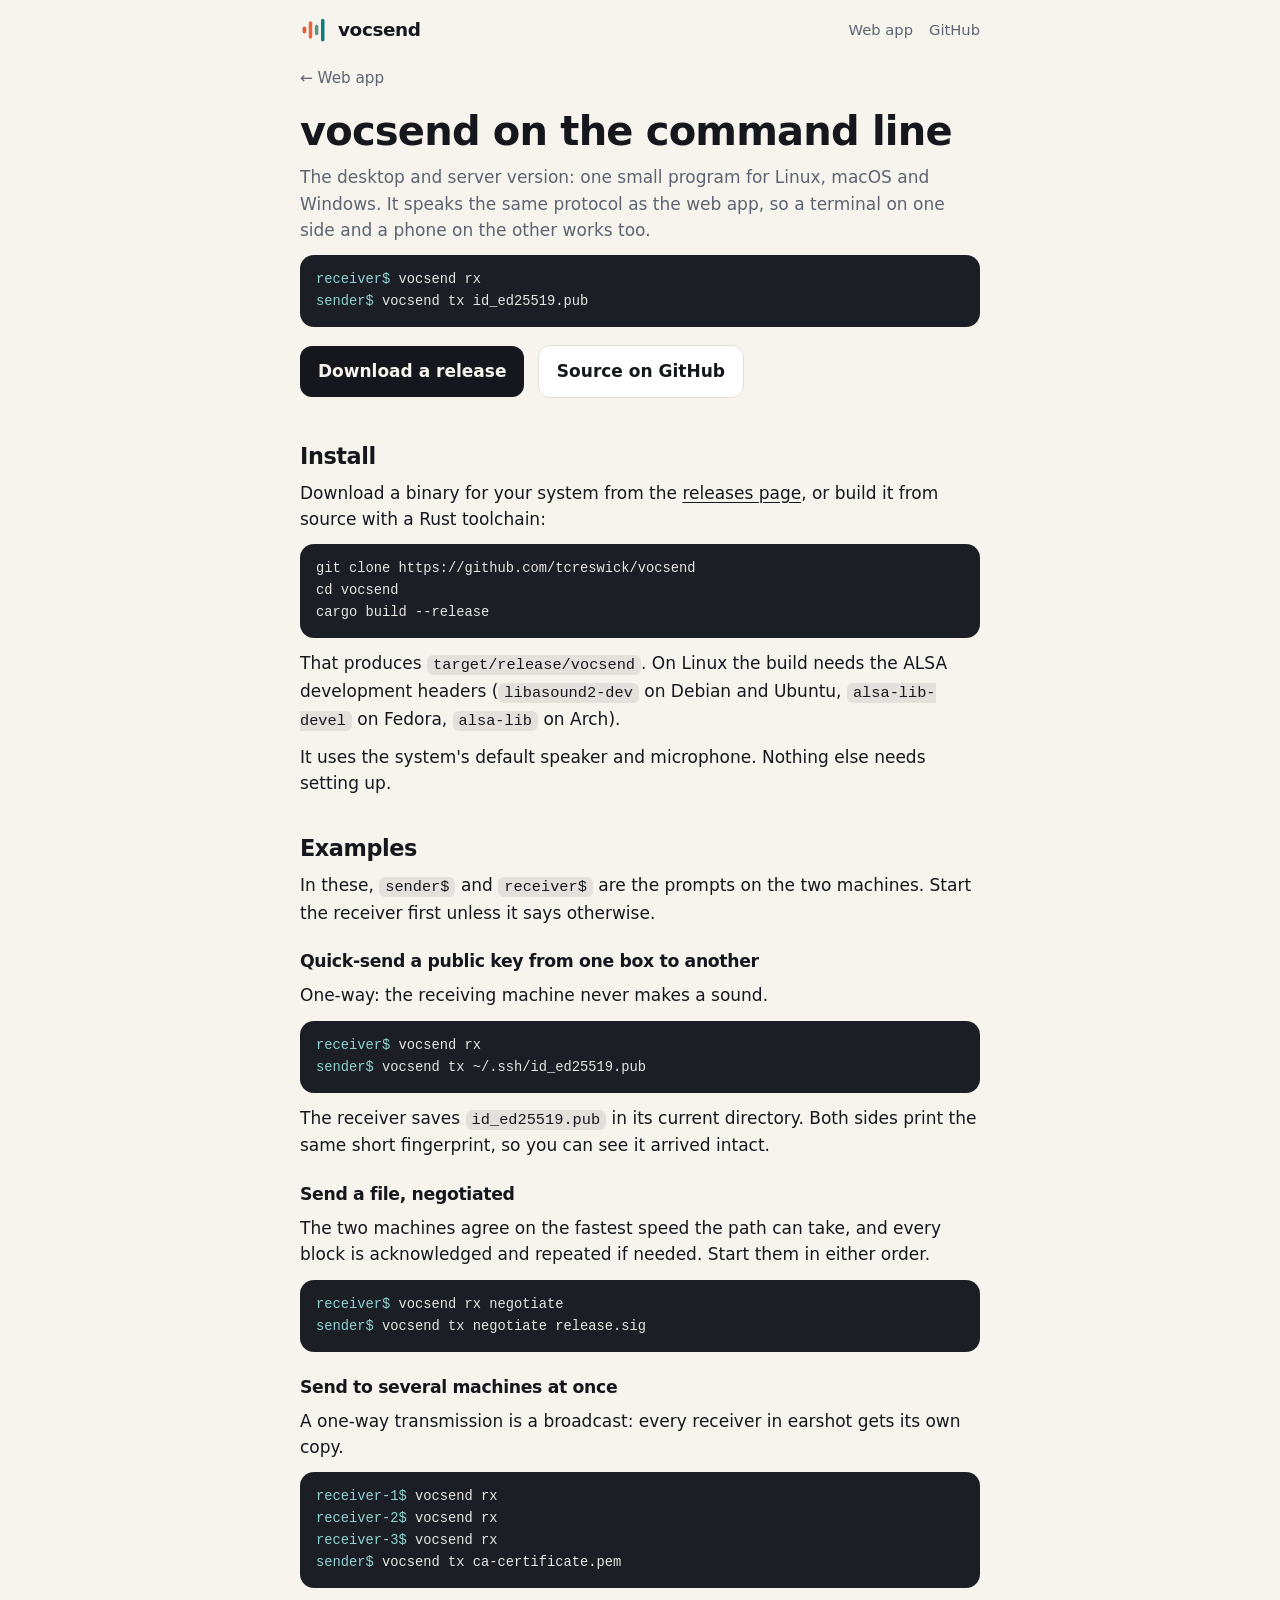
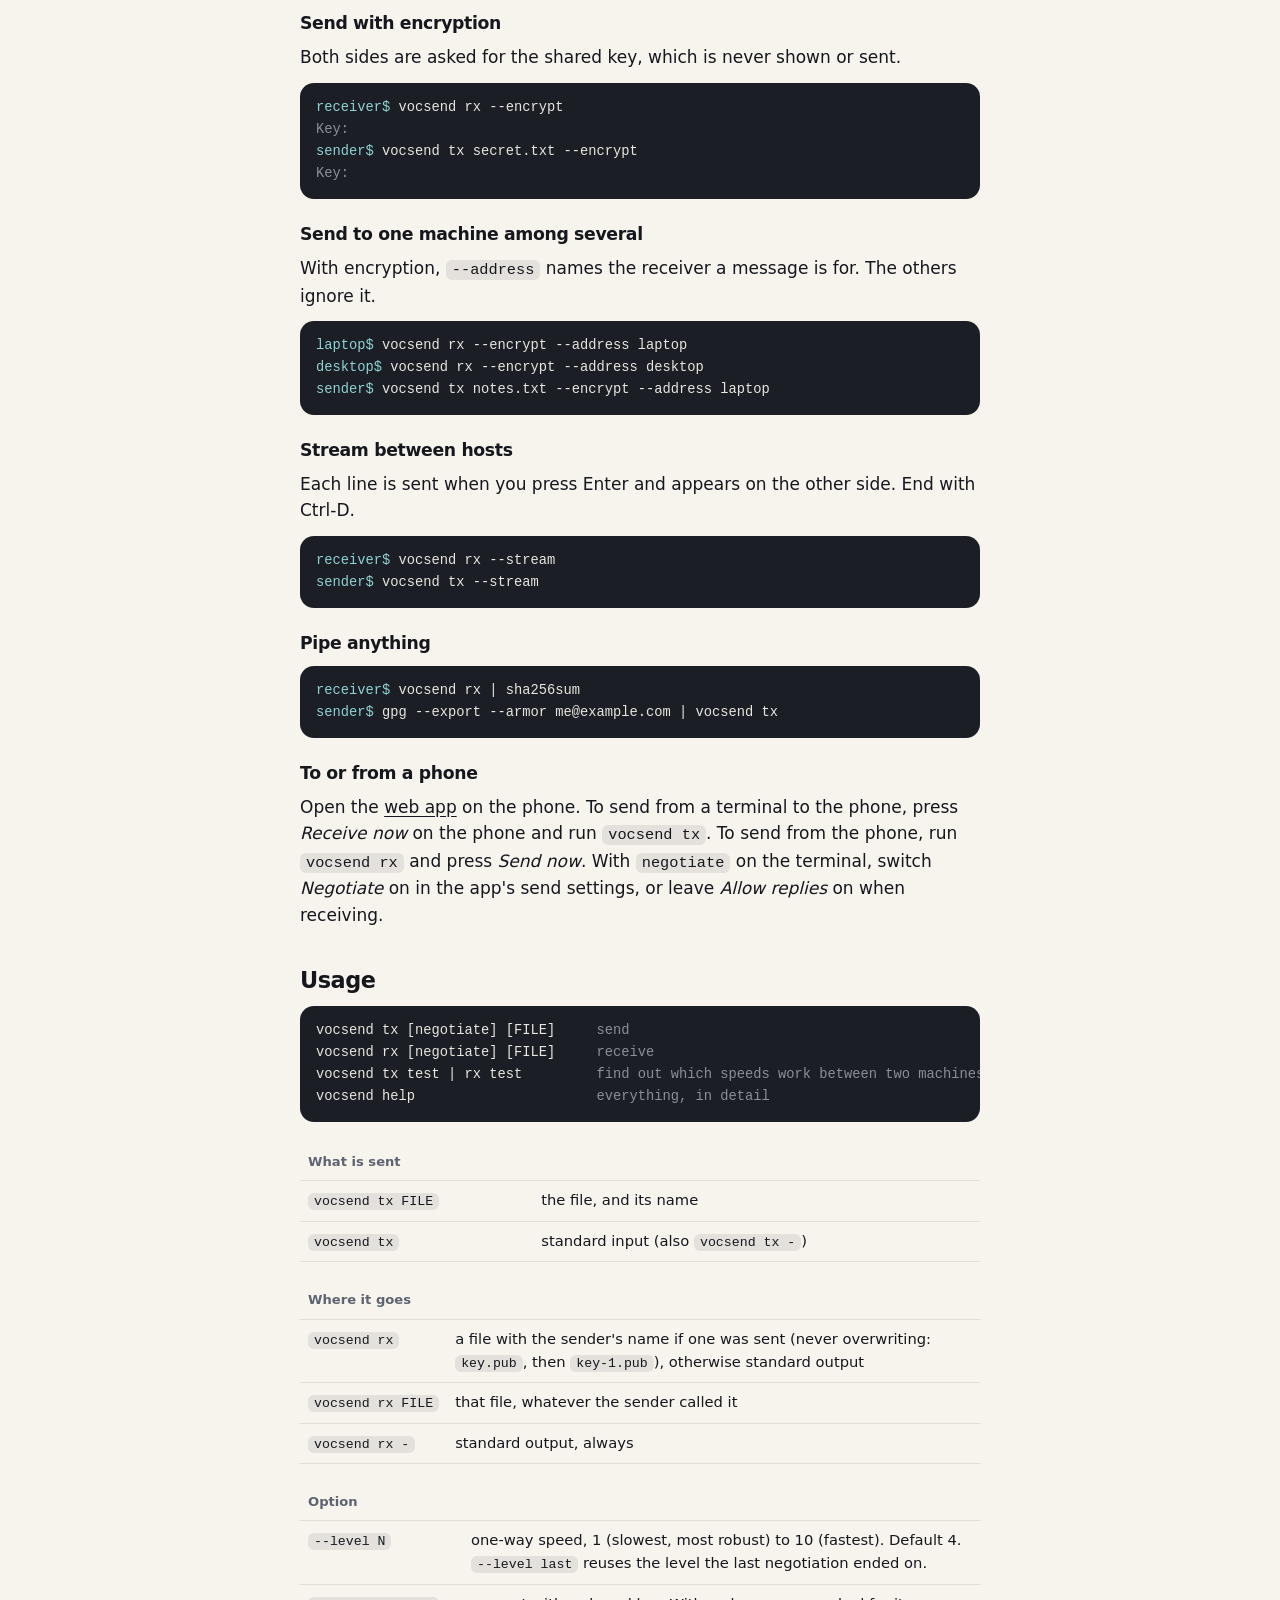
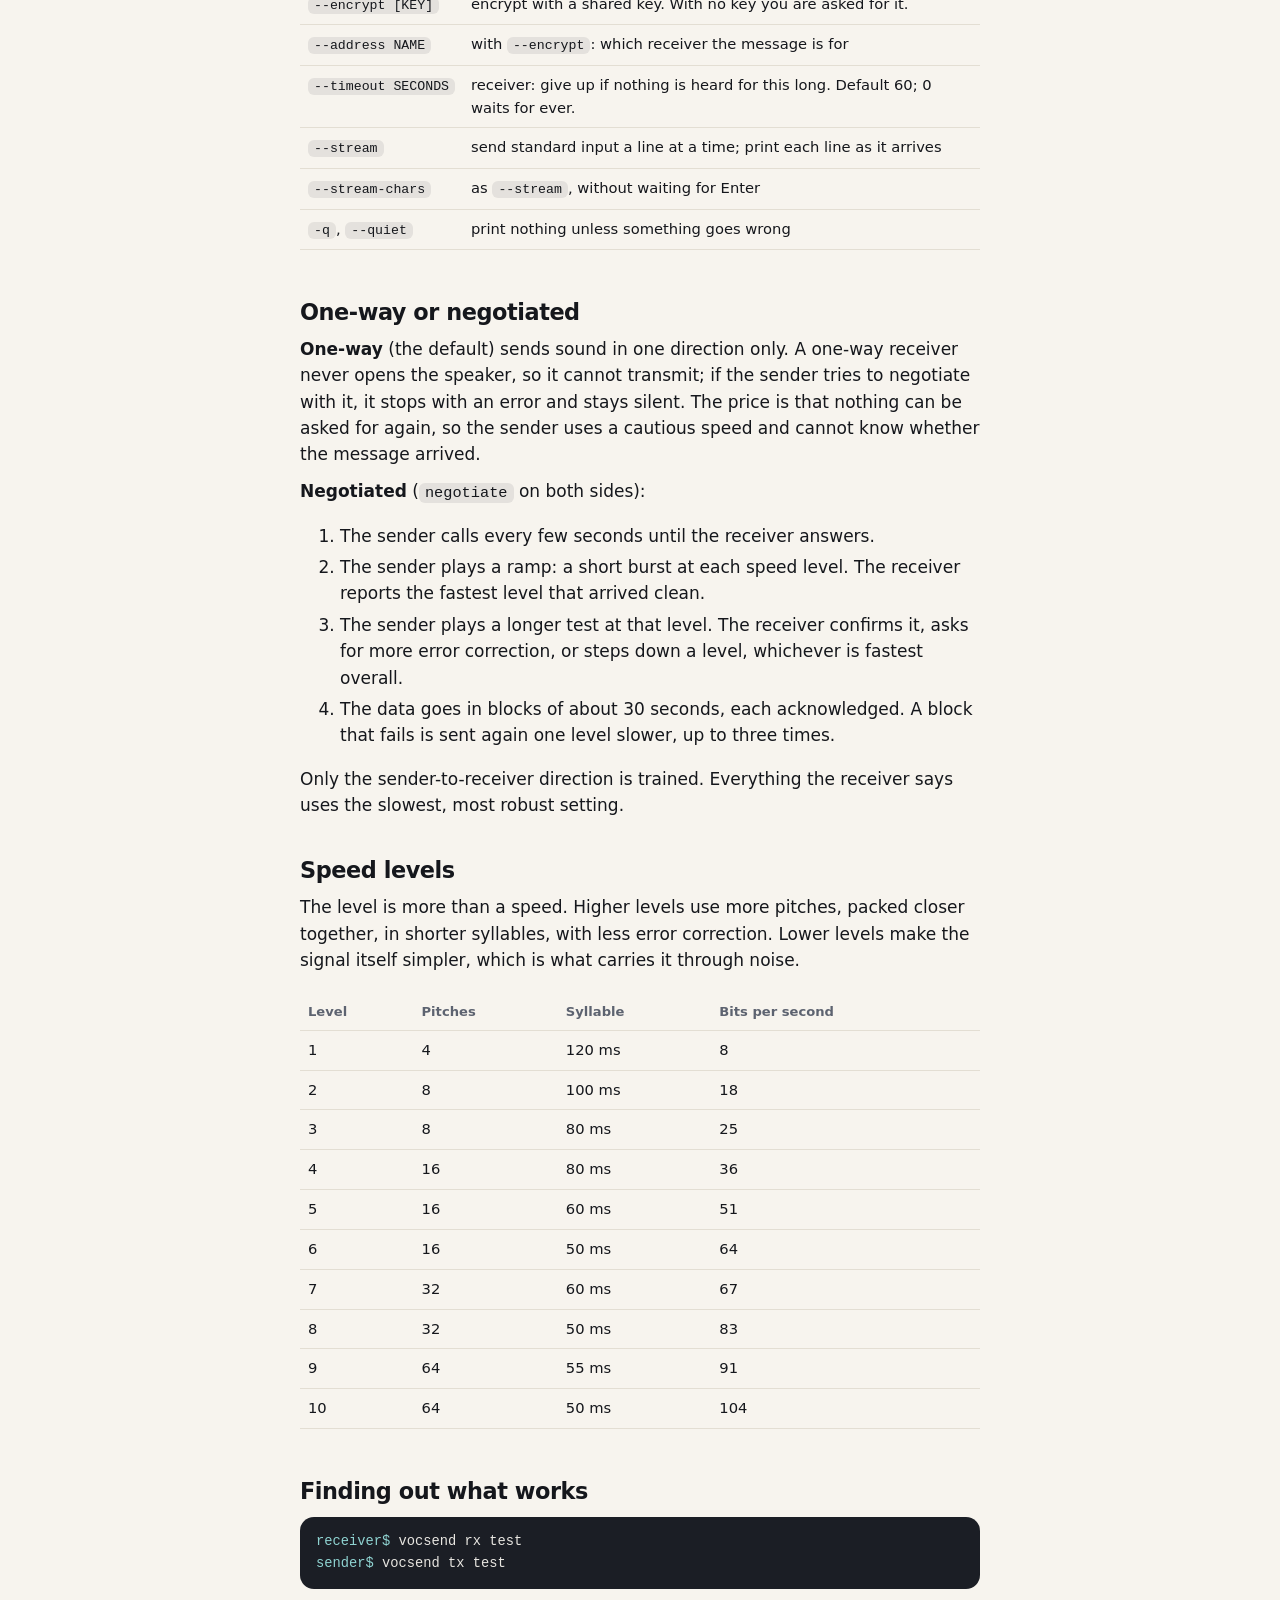
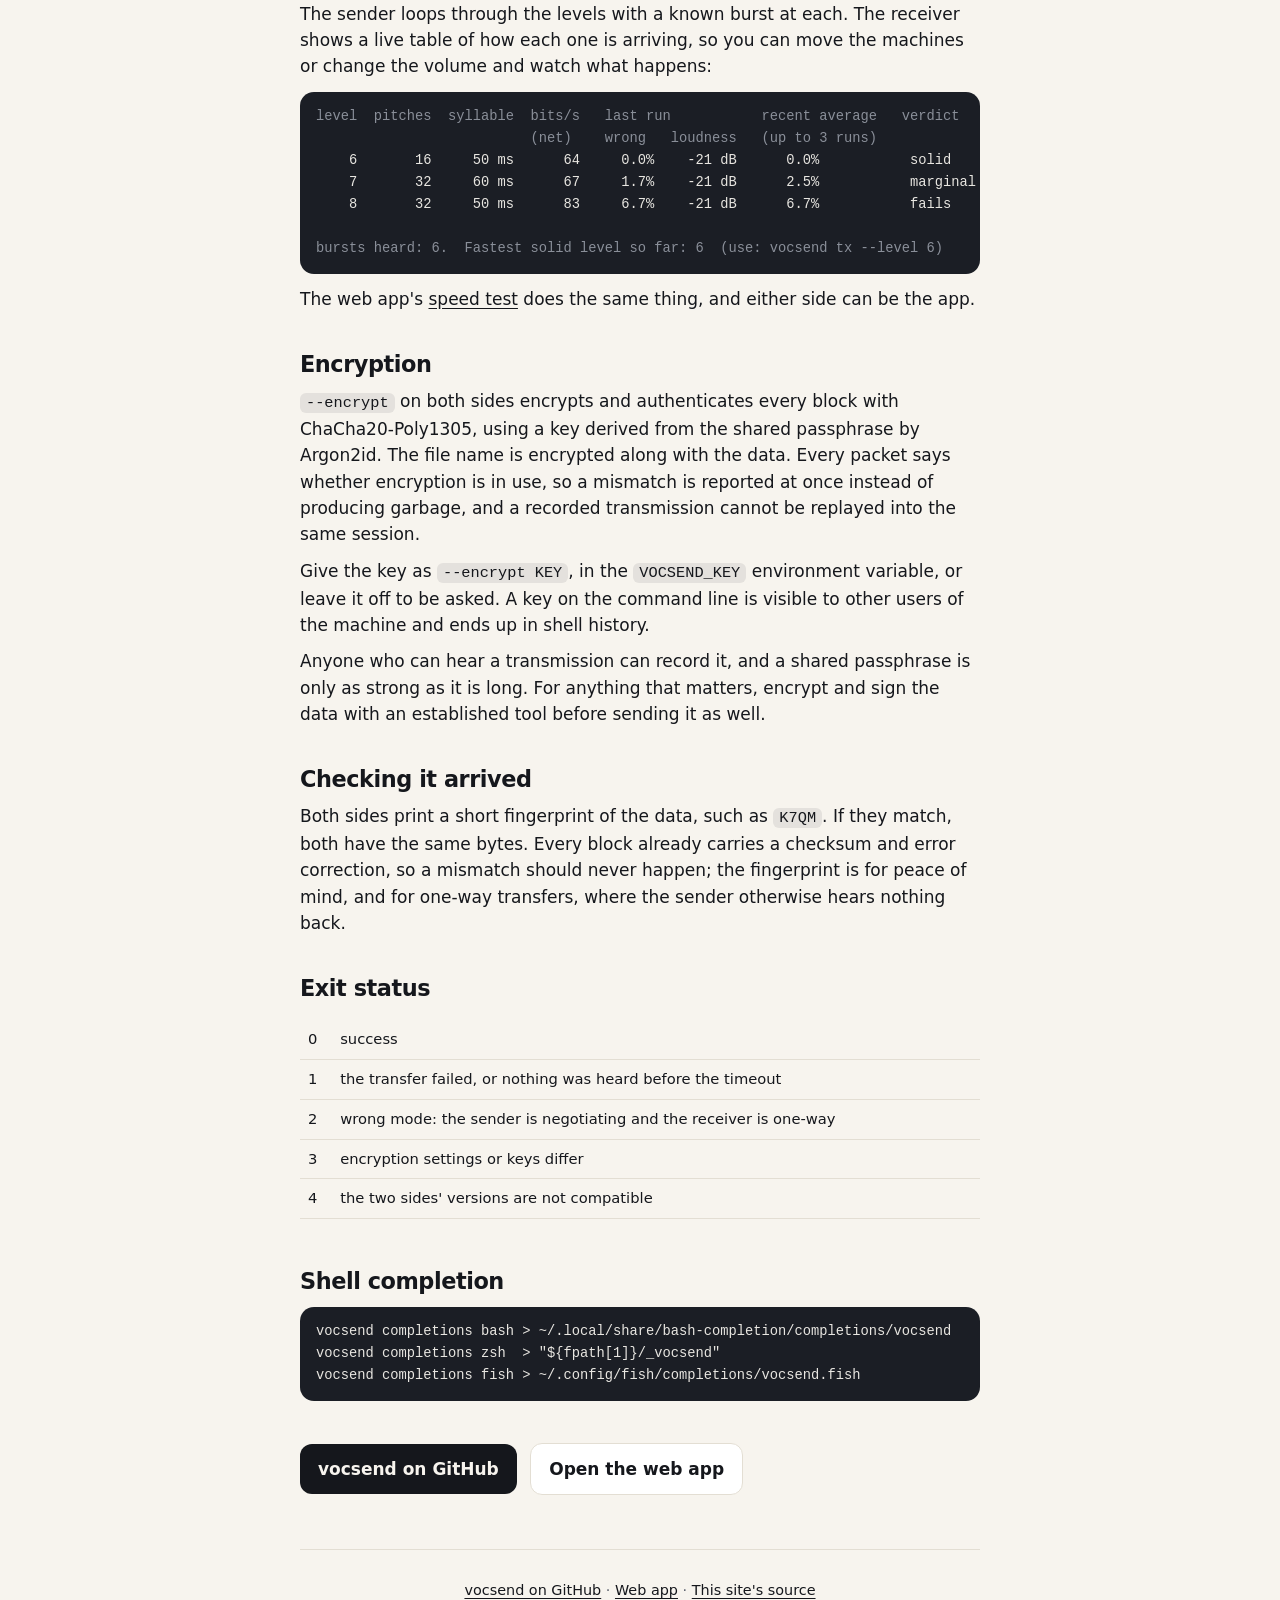
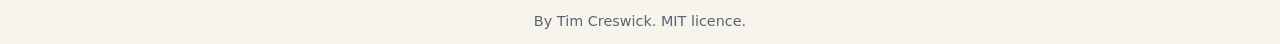
<file: web/cli.html>
<!doctype html>
<html lang="en">
<head>
<meta charset="utf-8">
<meta name="viewport" content="width=device-width, initial-scale=1, viewport-fit=cover">
<title>vocsend on the command line</title>
<meta name="description" content="How to install and use vocsend from a terminal: send keys, certificates and files between computers by sound, through noise suppression.">
<meta name="theme-color" content="#f7f4ee" media="(prefers-color-scheme: light)">
<meta name="theme-color" content="#0f1115" media="(prefers-color-scheme: dark)">
<link rel="canonical" href="https://www.vocsend.com/cli.html">
<meta property="og:type" content="website">
<meta property="og:site_name" content="vocsend">
<meta property="og:url" content="https://www.vocsend.com/cli.html">
<meta property="og:title" content="vocsend on the command line">
<meta property="og:description" content="Install and use vocsend from a terminal: send keys, certificates and files between computers by sound, through noise suppression.">
<meta property="og:image" content="https://www.vocsend.com/social.png">
<meta property="og:image:type" content="image/png">
<meta property="og:image:width" content="1200">
<meta property="og:image:height" content="630">
<meta property="og:image:alt" content="vocsend: easily transmit data between air-gapped devices using audio">
<meta name="twitter:card" content="summary_large_image">
<meta name="twitter:title" content="vocsend on the command line">
<meta name="twitter:description" content="Install and use vocsend from a terminal: send keys, certificates and files between computers by sound, through noise suppression.">
<meta name="twitter:image" content="https://www.vocsend.com/social.png">
<link rel="apple-touch-icon" href="touch-icon.png">
<link rel="manifest" href="manifest.webmanifest">
<meta name="mobile-web-app-capable" content="yes">
<meta name="apple-mobile-web-app-capable" content="yes">
<meta name="apple-mobile-web-app-title" content="vocsend">
<meta name="apple-mobile-web-app-status-bar-style" content="default">
<link rel="icon" href="favicon.svg" type="image/svg+xml">
<link rel="stylesheet" href="style.css">
</head>
<body>

<header class="top">
  <a class="brand" href="./" aria-label="vocsend home">
    <svg viewBox="0 0 32 32" aria-hidden="true"><rect x="3" y="12" width="4" height="8" rx="2" fill="#f0522d"/><rect x="10" y="6" width="4" height="20" rx="2" fill="#e8663a"/><rect x="17" y="10" width="4" height="12" rx="2" fill="#5b9486"/><rect x="24" y="3" width="4" height="26" rx="2" fill="#0c7c7e"/></svg>
    vocsend
  </a>
  <nav>
    <a href="./">Web app</a>
    <a href="https://github.com/tcreswick/vocsend" rel="noopener">GitHub</a>
  </nav>
</header>

<main class="wrap doc">
  <a class="back" href="./">← Web app</a>
  <h1>vocsend on the command line</h1>
  <p class="muted">The desktop and server version: one small program for Linux, macOS and Windows. It speaks the same protocol as the web app, so a terminal on one side and a phone on the other works too.</p>

<pre><code><span class="p">receiver$</span> vocsend rx
<span class="p">sender$</span> vocsend tx id_ed25519.pub</code></pre>

  <p>
    <a class="cta" href="https://github.com/tcreswick/vocsend/releases" rel="noopener">Download a release</a>
    <a class="cta light" href="https://github.com/tcreswick/vocsend" rel="noopener">Source on GitHub</a>
  </p>

  <h2>Install</h2>
  <p>Download a binary for your system from the <a href="https://github.com/tcreswick/vocsend/releases" rel="noopener">releases page</a>, or build it from source with a Rust toolchain:</p>
<pre><code>git clone https://github.com/tcreswick/vocsend
cd vocsend
cargo build --release</code></pre>
  <p>That produces <code>target/release/vocsend</code>. On Linux the build needs the ALSA development headers (<code>libasound2-dev</code> on Debian and Ubuntu, <code>alsa-lib-devel</code> on Fedora, <code>alsa-lib</code> on Arch).</p>
  <p>It uses the system's default speaker and microphone. Nothing else needs setting up.</p>

  <h2>Examples</h2>
  <p>In these, <code>sender$</code> and <code>receiver$</code> are the prompts on the two machines. Start the receiver first unless it says otherwise.</p>

  <h3>Quick-send a public key from one box to another</h3>
  <p>One-way: the receiving machine never makes a sound.</p>
<pre><code><span class="p">receiver$</span> vocsend rx
<span class="p">sender$</span> vocsend tx ~/.ssh/id_ed25519.pub</code></pre>
  <p>The receiver saves <code>id_ed25519.pub</code> in its current directory. Both sides print the same short fingerprint, so you can see it arrived intact.</p>

  <h3>Send a file, negotiated</h3>
  <p>The two machines agree on the fastest speed the path can take, and every block is acknowledged and repeated if needed. Start them in either order.</p>
<pre><code><span class="p">receiver$</span> vocsend rx negotiate
<span class="p">sender$</span> vocsend tx negotiate release.sig</code></pre>

  <h3>Send to several machines at once</h3>
  <p>A one-way transmission is a broadcast: every receiver in earshot gets its own copy.</p>
<pre><code><span class="p">receiver-1$</span> vocsend rx
<span class="p">receiver-2$</span> vocsend rx
<span class="p">receiver-3$</span> vocsend rx
<span class="p">sender$</span> vocsend tx ca-certificate.pem</code></pre>

  <h3>Send with encryption</h3>
  <p>Both sides are asked for the shared key, which is never shown or sent.</p>
<pre><code><span class="p">receiver$</span> vocsend rx --encrypt
<span class="c">Key:</span>
<span class="p">sender$</span> vocsend tx secret.txt --encrypt
<span class="c">Key:</span></code></pre>

  <h3>Send to one machine among several</h3>
  <p>With encryption, <code>--address</code> names the receiver a message is for. The others ignore it.</p>
<pre><code><span class="p">laptop$</span> vocsend rx --encrypt --address laptop
<span class="p">desktop$</span> vocsend rx --encrypt --address desktop
<span class="p">sender$</span> vocsend tx notes.txt --encrypt --address laptop</code></pre>

  <h3>Stream between hosts</h3>
  <p>Each line is sent when you press Enter and appears on the other side. End with Ctrl-D.</p>
<pre><code><span class="p">receiver$</span> vocsend rx --stream
<span class="p">sender$</span> vocsend tx --stream</code></pre>

  <h3>Pipe anything</h3>
<pre><code><span class="p">receiver$</span> vocsend rx | sha256sum
<span class="p">sender$</span> gpg --export --armor me@example.com | vocsend tx</code></pre>

  <h3>To or from a phone</h3>
  <p>Open the <a href="./">web app</a> on the phone. To send from a terminal to the phone, press <em>Receive now</em> on the phone and run <code>vocsend tx</code>. To send from the phone, run <code>vocsend rx</code> and press <em>Send now</em>. With <code>negotiate</code> on the terminal, switch <em>Negotiate</em> on in the app's send settings, or leave <em>Allow replies</em> on when receiving.</p>

  <h2>Usage</h2>
<pre><code>vocsend tx [negotiate] [FILE]     <span class="c">send</span>
vocsend rx [negotiate] [FILE]     <span class="c">receive</span>
vocsend tx test | rx test         <span class="c">find out which speeds work between two machines</span>
vocsend help                      <span class="c">everything, in detail</span></code></pre>

  <div class="scroll"><table>
    <thead><tr><th>What is sent</th><th></th></tr></thead>
    <tbody>
      <tr><td><code>vocsend tx FILE</code></td><td>the file, and its name</td></tr>
      <tr><td><code>vocsend tx</code></td><td>standard input (also <code>vocsend tx -</code>)</td></tr>
    </tbody>
  </table></div>
  <div class="scroll"><table>
    <thead><tr><th>Where it goes</th><th></th></tr></thead>
    <tbody>
      <tr><td><code>vocsend rx</code></td><td>a file with the sender's name if one was sent (never overwriting: <code>key.pub</code>, then <code>key-1.pub</code>), otherwise standard output</td></tr>
      <tr><td><code>vocsend rx FILE</code></td><td>that file, whatever the sender called it</td></tr>
      <tr><td><code>vocsend rx -</code></td><td>standard output, always</td></tr>
    </tbody>
  </table></div>
  <div class="scroll"><table>
    <thead><tr><th>Option</th><th></th></tr></thead>
    <tbody>
      <tr><td><code>--level N</code></td><td>one-way speed, 1 (slowest, most robust) to 10 (fastest). Default 4. <code>--level last</code> reuses the level the last negotiation ended on.</td></tr>
      <tr><td><code>--encrypt [KEY]</code></td><td>encrypt with a shared key. With no key you are asked for it.</td></tr>
      <tr><td><code>--address NAME</code></td><td>with <code>--encrypt</code>: which receiver the message is for</td></tr>
      <tr><td><code>--timeout SECONDS</code></td><td>receiver: give up if nothing is heard for this long. Default 60; 0 waits for ever.</td></tr>
      <tr><td><code>--stream</code></td><td>send standard input a line at a time; print each line as it arrives</td></tr>
      <tr><td><code>--stream-chars</code></td><td>as <code>--stream</code>, without waiting for Enter</td></tr>
      <tr><td><code>-q</code>, <code>--quiet</code></td><td>print nothing unless something goes wrong</td></tr>
    </tbody>
  </table></div>

  <h2>One-way or negotiated</h2>
  <p><strong>One-way</strong> (the default) sends sound in one direction only. A one-way receiver never opens the speaker, so it cannot transmit; if the sender tries to negotiate with it, it stops with an error and stays silent. The price is that nothing can be asked for again, so the sender uses a cautious speed and cannot know whether the message arrived.</p>
  <p><strong>Negotiated</strong> (<code>negotiate</code> on both sides):</p>
  <ol>
    <li>The sender calls every few seconds until the receiver answers.</li>
    <li>The sender plays a ramp: a short burst at each speed level. The receiver reports the fastest level that arrived clean.</li>
    <li>The sender plays a longer test at that level. The receiver confirms it, asks for more error correction, or steps down a level, whichever is fastest overall.</li>
    <li>The data goes in blocks of about 30 seconds, each acknowledged. A block that fails is sent again one level slower, up to three times.</li>
  </ol>
  <p>Only the sender-to-receiver direction is trained. Everything the receiver says uses the slowest, most robust setting.</p>

  <h2>Speed levels</h2>
  <p>The level is more than a speed. Higher levels use more pitches, packed closer together, in shorter syllables, with less error correction. Lower levels make the signal itself simpler, which is what carries it through noise.</p>
  <div class="scroll"><table>
    <thead><tr><th>Level</th><th>Pitches</th><th>Syllable</th><th>Bits per second</th></tr></thead>
    <tbody>
      <tr><td>1</td><td>4</td><td>120 ms</td><td>8</td></tr>
      <tr><td>2</td><td>8</td><td>100 ms</td><td>18</td></tr>
      <tr><td>3</td><td>8</td><td>80 ms</td><td>25</td></tr>
      <tr><td>4</td><td>16</td><td>80 ms</td><td>36</td></tr>
      <tr><td>5</td><td>16</td><td>60 ms</td><td>51</td></tr>
      <tr><td>6</td><td>16</td><td>50 ms</td><td>64</td></tr>
      <tr><td>7</td><td>32</td><td>60 ms</td><td>67</td></tr>
      <tr><td>8</td><td>32</td><td>50 ms</td><td>83</td></tr>
      <tr><td>9</td><td>64</td><td>55 ms</td><td>91</td></tr>
      <tr><td>10</td><td>64</td><td>50 ms</td><td>104</td></tr>
    </tbody>
  </table></div>

  <h2>Finding out what works</h2>
<pre><code><span class="p">receiver$</span> vocsend rx test
<span class="p">sender$</span> vocsend tx test</code></pre>
  <p>The sender loops through the levels with a known burst at each. The receiver shows a live table of how each one is arriving, so you can move the machines or change the volume and watch what happens:</p>
<pre><code><span class="c">level  pitches  syllable  bits/s   last run           recent average   verdict
                          (net)    wrong   loudness   (up to 3 runs)</span>
    6       16     50 ms      64     0.0%    -21 dB      0.0%           solid
    7       32     60 ms      67     1.7%    -21 dB      2.5%           marginal
    8       32     50 ms      83     6.7%    -21 dB      6.7%           fails

<span class="c">bursts heard: 6.  Fastest solid level so far: 6  (use: vocsend tx --level 6)</span></code></pre>
  <p>The web app's <a href="./#/test">speed test</a> does the same thing, and either side can be the app.</p>

  <h2>Encryption</h2>
  <p><code>--encrypt</code> on both sides encrypts and authenticates every block with ChaCha20-Poly1305, using a key derived from the shared passphrase by Argon2id. The file name is encrypted along with the data. Every packet says whether encryption is in use, so a mismatch is reported at once instead of producing garbage, and a recorded transmission cannot be replayed into the same session.</p>
  <p>Give the key as <code>--encrypt KEY</code>, in the <code>VOCSEND_KEY</code> environment variable, or leave it off to be asked. A key on the command line is visible to other users of the machine and ends up in shell history.</p>
  <p>Anyone who can hear a transmission can record it, and a shared passphrase is only as strong as it is long. For anything that matters, encrypt and sign the data with an established tool before sending it as well.</p>

  <h2>Checking it arrived</h2>
  <p>Both sides print a short fingerprint of the data, such as <code>K7QM</code>. If they match, both have the same bytes. Every block already carries a checksum and error correction, so a mismatch should never happen; the fingerprint is for peace of mind, and for one-way transfers, where the sender otherwise hears nothing back.</p>

  <h2>Exit status</h2>
  <div class="scroll"><table>
    <tbody>
      <tr><td>0</td><td>success</td></tr>
      <tr><td>1</td><td>the transfer failed, or nothing was heard before the timeout</td></tr>
      <tr><td>2</td><td>wrong mode: the sender is negotiating and the receiver is one-way</td></tr>
      <tr><td>3</td><td>encryption settings or keys differ</td></tr>
      <tr><td>4</td><td>the two sides' versions are not compatible</td></tr>
    </tbody>
  </table></div>

  <h2>Shell completion</h2>
<pre><code>vocsend completions bash > ~/.local/share/bash-completion/completions/vocsend
vocsend completions zsh  > "${fpath[1]}/_vocsend"
vocsend completions fish > ~/.config/fish/completions/vocsend.fish</code></pre>

  <p style="margin-top:36px">
    <a class="cta" href="https://github.com/tcreswick/vocsend" rel="noopener">vocsend on GitHub</a>
    <a class="cta light" href="./">Open the web app</a>
  </p>

  <footer>
    <p><a href="https://github.com/tcreswick/vocsend" rel="noopener">vocsend on GitHub</a> · <a href="./">Web app</a> · <a href="https://github.com/tcreswick/vocsend-web" rel="noopener">This site's source</a></p>
    <p>By Tim Creswick. MIT licence.</p>
  </footer>
</main>
</body>
</html>
</file>
<file: web/style.css>
/* vocsend — shared styles for the app and the command-line guide. */

:root {
  --paper: #f7f4ee;
  --card: #ffffff;
  --ink: #15171c;
  --soft: #5d6370;
  --line: #e3ded3;
  --send: #f0522d;
  --send-ink: #ffffff;
  --receive: #0c7c7e;
  --receive-ink: #ffffff;
  --good: #1d7a3e;
  --warn: #9a6a00;
  --bad: #c0392b;
  --code: #1b1e25;
  --code-ink: #e8e6e1;
  --radius: 18px;
  --shadow: 0 1px 2px rgba(20, 20, 30, 0.05), 0 8px 24px rgba(20, 20, 30, 0.06);
  --mono: ui-monospace, "SF Mono", "Cascadia Mono", Menlo, Consolas, monospace;
  --sans: system-ui, -apple-system, "Segoe UI", Roboto, "Helvetica Neue", sans-serif;
  color-scheme: light dark;
}

@media (prefers-color-scheme: dark) {
  :root {
    --paper: #0f1115;
    --card: #181b21;
    --ink: #eef0f3;
    --soft: #9aa1ad;
    --line: #2a2e37;
    --send: #ff6a45;
    --receive: #25a9a6;
    --receive-ink: #06201f;
    --good: #4cc27a;
    --warn: #e0a931;
    --bad: #ff7b6b;
    --code: #0a0c10;
    --shadow: 0 1px 2px rgba(0, 0, 0, 0.4), 0 8px 24px rgba(0, 0, 0, 0.35);
  }
}

* { box-sizing: border-box; }
html { -webkit-text-size-adjust: 100%; scroll-behavior: smooth; }
body {
  margin: 0;
  background: var(--paper);
  color: var(--ink);
  font: 17px/1.55 var(--sans);
  -webkit-font-smoothing: antialiased;
}
a { color: inherit; text-underline-offset: 3px; }
h1, h2, h3 { line-height: 1.15; letter-spacing: -0.02em; margin: 0; }
p { margin: 0.6em 0; }
[hidden] { display: none !important; }

.wrap { max-width: 720px; margin: 0 auto; padding: 0 20px; }

/* ---------------------------------------------------------------- top bar */

.top {
  display: flex; align-items: center; justify-content: space-between;
  padding: 16px 20px; max-width: 720px; margin: 0 auto;
}
.brand { display: inline-flex; align-items: center; gap: 10px; font-weight: 750; font-size: 1.15rem; text-decoration: none; letter-spacing: -0.02em; }
.brand svg { width: 28px; height: 28px; }
.top nav { display: flex; gap: 16px; font-size: 0.92rem; }
.top nav a { color: var(--soft); text-decoration: none; }
.top nav a:hover { color: var(--ink); }
.back { display: inline-flex; align-items: center; gap: 6px; color: var(--soft); text-decoration: none; font-size: 0.95rem; padding: 6px 0; }

/* ------------------------------------------------------------------- hero */

.hero { padding: 6px 0 26px; text-align: center; }
.hero h1 { font-size: clamp(1.9rem, 7.2vw, 2.9rem); font-weight: 800; margin: 14px auto 10px; max-width: 14em; }
.hero .lede { color: var(--soft); max-width: 30em; margin: 0 auto 22px; }

.bars { display: flex; align-items: center; justify-content: center; gap: 4px; height: 64px; }
.bars span {
  width: 6px; border-radius: 3px; background: linear-gradient(var(--send), var(--receive));
  height: 20%; transition: height 0.09s ease-out; opacity: 0.9;
}
.bars.idle span { animation: breathe 2.4s ease-in-out infinite; }
.bars.idle span:nth-child(3n) { animation-delay: -0.5s; }
.bars.idle span:nth-child(3n+1) { animation-delay: -1.1s; }
.bars.idle span:nth-child(4n) { animation-delay: -1.7s; }
@keyframes breathe { 0%, 100% { height: 14%; } 50% { height: 62%; } }
@media (prefers-reduced-motion: reduce) { .bars.idle span { animation: none; height: 35%; } }

.choices { display: grid; grid-template-columns: 1fr 1fr; gap: 12px; margin-top: 4px; }
.big {
  display: flex; flex-direction: column; align-items: center; justify-content: center; gap: 6px;
  min-height: 108px; border-radius: var(--radius); border: 0; text-decoration: none;
  font: 700 1.2rem var(--sans); letter-spacing: -0.01em; box-shadow: var(--shadow); cursor: pointer;
  transition: transform 0.08s ease;
}
.big:active { transform: scale(0.98); }
.big small { font-weight: 500; font-size: 0.82rem; opacity: 0.9; }
.big svg { width: 26px; height: 26px; }
.big.send { background: var(--send); color: var(--send-ink); }
.big.receive { background: var(--receive); color: var(--receive-ink); }
.sub-choice { display: block; text-align: center; margin: 16px 0 0; color: var(--soft); font-size: 0.95rem; }

/* ------------------------------------------------------------------ cards */

.card { background: var(--card); border: 1px solid var(--line); border-radius: var(--radius); padding: 18px; margin: 16px 0; box-shadow: var(--shadow); }
.card h2 { font-size: 1.15rem; margin-bottom: 8px; }
.card h3 { font-size: 1rem; margin: 14px 0 4px; }
.section-title { font-size: 1.5rem; font-weight: 800; margin: 44px 0 6px; }
.muted { color: var(--soft); }
.small { font-size: 0.9rem; }
.steps { counter-reset: step; list-style: none; padding: 0; margin: 10px 0 0; }
.steps li { counter-increment: step; position: relative; padding: 0 0 12px 44px; }
.steps li::before {
  content: counter(step); position: absolute; left: 0; top: 0; width: 30px; height: 30px; border-radius: 50%;
  display: grid; place-items: center; font-weight: 700; font-size: 0.9rem; background: var(--paper); border: 1px solid var(--line);
}

.pill { display: inline-block; padding: 2px 10px; border-radius: 999px; font-size: 0.8rem; font-weight: 600; background: var(--paper); border: 1px solid var(--line); color: var(--soft); }

/* ------------------------------------------------------------------ forms */

textarea, input[type=text], input[type=password] {
  width: 100%; font: 16px/1.45 var(--mono); color: var(--ink); background: var(--paper);
  border: 1px solid var(--line); border-radius: 12px; padding: 12px; -webkit-appearance: none; appearance: none;
}
textarea { min-height: 150px; resize: vertical; }
textarea:focus, input:focus { outline: 2px solid var(--receive); outline-offset: 1px; }
textarea[readonly] { background: var(--paper); }
label.field { display: block; font-size: 0.92rem; font-weight: 600; margin: 12px 0 5px; }

.action {
  display: flex; align-items: center; justify-content: center; gap: 8px; width: 100%; min-height: 58px; margin-top: 12px;
  border: 0; border-radius: 14px; font: 700 1.1rem var(--sans); cursor: pointer; box-shadow: var(--shadow);
}
.action.send { background: var(--send); color: var(--send-ink); }
.action.receive { background: var(--receive); color: var(--receive-ink); }
.action.stop { background: var(--ink); color: var(--paper); }
.action:disabled { opacity: 0.45; cursor: default; }
.row { display: flex; gap: 10px; flex-wrap: wrap; margin-top: 10px; }
.button {
  flex: 1 1 auto; min-height: 46px; padding: 0 14px; border-radius: 12px; border: 1px solid var(--line); background: var(--card);
  color: var(--ink); font: 600 0.95rem var(--sans); cursor: pointer;
}
.button.primary { background: var(--send); border-color: var(--send); color: var(--send-ink); }
.linkish { background: none; border: 0; padding: 0; color: var(--soft); font: inherit; text-decoration: underline; text-underline-offset: 3px; cursor: pointer; }

details.settings { border-top: 1px solid var(--line); margin-top: 16px; padding-top: 4px; }
details.settings summary { cursor: pointer; padding: 10px 0; font-weight: 650; list-style: none; display: flex; justify-content: space-between; align-items: center; }
details.settings summary::-webkit-details-marker { display: none; }
details.settings summary::after { content: "+"; font-size: 1.3rem; color: var(--soft); }
details.settings[open] summary::after { content: "–"; }

.switch { display: flex; gap: 12px; align-items: flex-start; padding: 10px 0; }
.switch input { appearance: none; -webkit-appearance: none; flex: none; width: 46px; height: 28px; border-radius: 999px; background: var(--line); position: relative; margin: 2px 0 0; cursor: pointer; transition: background 0.15s; }
.switch input::after { content: ""; position: absolute; top: 3px; left: 3px; width: 22px; height: 22px; border-radius: 50%; background: #fff; box-shadow: 0 1px 3px rgba(0,0,0,.3); transition: transform 0.15s; }
.switch input:checked { background: var(--receive); }
.switch input:checked::after { transform: translateX(18px); }
.switch b { display: block; font-weight: 650; }
.switch span { display: block; color: var(--soft); font-size: 0.88rem; }

input[type=range] { width: 100%; accent-color: var(--send); height: 32px; }
.level-read { display: flex; flex-direction: column; gap: 2px; margin-top: 6px; }
.level-read b { font-size: 1.05rem; }
.level-read > span { color: var(--soft); font-size: 0.9rem; }
.scale { display: flex; justify-content: space-between; color: var(--soft); font-size: 0.78rem; }

.segmented { display: grid; grid-template-columns: 1fr 1fr; background: var(--paper); border: 1px solid var(--line); border-radius: 12px; padding: 4px; gap: 4px; }
.segmented button { border: 0; background: none; border-radius: 9px; min-height: 42px; font: 600 0.95rem var(--sans); color: var(--soft); cursor: pointer; }
.segmented button[aria-pressed=true] { background: var(--card); color: var(--ink); box-shadow: 0 1px 3px rgba(0,0,0,.12); }
select { font: 16px var(--sans); padding: 8px 10px; border-radius: 10px; border: 1px solid var(--line); background: var(--paper); color: var(--ink); }

/* ----------------------------------------------------------------- status */

.status { margin-top: 14px; padding: 14px; border-radius: 14px; background: var(--paper); border: 1px solid var(--line); }
.status .bars { height: 44px; margin-bottom: 8px; }
.status .now { font-weight: 650; text-align: center; }
.status .detail { text-align: center; color: var(--soft); font-size: 0.9rem; min-height: 1.3em; }
.progress { height: 8px; border-radius: 4px; background: var(--line); overflow: hidden; margin: 10px 0 2px; }
.progress div { height: 100%; width: 0; background: linear-gradient(90deg, var(--send), var(--receive)); }
.notice { margin-top: 12px; padding: 12px 14px; border-radius: 12px; font-size: 0.95rem; border: 1px solid; }
.notice.good { color: var(--good); border-color: color-mix(in srgb, var(--good) 40%, transparent); background: color-mix(in srgb, var(--good) 9%, transparent); }
.notice.bad { color: var(--bad); border-color: color-mix(in srgb, var(--bad) 40%, transparent); background: color-mix(in srgb, var(--bad) 9%, transparent); }
.chip { display: flex; align-items: center; justify-content: space-between; gap: 10px; padding: 10px 12px; margin-bottom: 10px; border-radius: 12px; background: var(--paper); border: 1px dashed var(--line); font-size: 0.92rem; }

dl.info { display: grid; grid-template-columns: auto 1fr; gap: 6px 16px; margin: 10px 0 0; font-size: 0.93rem; }
dl.info dt { color: var(--soft); }
dl.info dd { margin: 0; font-variant-numeric: tabular-nums; overflow-wrap: anywhere; }

.scroll { overflow-x: auto; -webkit-overflow-scrolling: touch; }
table { border-collapse: collapse; width: 100%; font-size: 0.92rem; font-variant-numeric: tabular-nums; }
th, td { text-align: right; padding: 8px 8px; border-bottom: 1px solid var(--line); white-space: nowrap; }
th { color: var(--soft); font-weight: 600; font-size: 0.82rem; }
th:first-child, td:first-child { text-align: left; }
td.solid { color: var(--good); font-weight: 650; } td.marginal { color: var(--warn); font-weight: 650; } td.fails { color: var(--bad); font-weight: 650; }
td.waiting { color: var(--soft); text-align: left; }

.log { font: 0.78rem/1.45 var(--mono); color: var(--soft); white-space: pre-wrap; max-height: 12em; overflow-y: auto; margin: 6px 0 0; }

/* ----------------------------------------------------------------- footer */

footer { margin: 48px 0 32px; padding-top: 20px; border-top: 1px solid var(--line); color: var(--soft); font-size: 0.9rem; text-align: center; }
footer a { color: var(--ink); }

/* ------------------------------------------------------ command-line guide */

.doc h1 { font-size: clamp(1.8rem, 6.5vw, 2.5rem); font-weight: 800; margin: 12px 0 8px; }
.doc h2 { font-size: 1.4rem; font-weight: 800; margin: 40px 0 8px; }
.doc h3 { font-size: 1.08rem; margin: 26px 0 6px; }
.doc ul { padding-left: 1.2em; }
.doc li { margin: 0.3em 0; }
code { font-family: var(--mono); font-size: 0.9em; background: color-mix(in srgb, var(--ink) 8%, transparent); padding: 1px 6px; border-radius: 6px; }
pre {
  background: var(--code); color: var(--code-ink); border-radius: 14px; padding: 14px 16px; overflow-x: auto;
  font: 0.86rem/1.6 var(--mono); margin: 12px 0; -webkit-overflow-scrolling: touch;
}
pre code { background: none; padding: 0; font-size: inherit; }
pre .p { color: #8fd3d1; user-select: none; }      /* the prompt */
pre .c { color: #8a8f99; }                         /* a comment or output */
.doc table { margin: 10px 0; }
.doc th, .doc td { text-align: left; white-space: normal; vertical-align: top; }
.doc td:first-child { white-space: nowrap; }
.cta { display: inline-flex; align-items: center; gap: 8px; padding: 12px 18px; border-radius: 12px; background: var(--ink); color: var(--paper); text-decoration: none; font-weight: 650; margin: 6px 8px 6px 0; }
.cta.light { background: var(--card); color: var(--ink); border: 1px solid var(--line); }

/* ---------------------------------------------------------------- privacy */

.private {
  display: flex; align-items: flex-start; gap: 10px; margin: 0 0 14px; padding: 10px 14px;
  border: 1px solid color-mix(in srgb, var(--good) 35%, var(--line)); border-radius: 12px;
  background: color-mix(in srgb, var(--good) 9%, var(--card)); font-size: 0.86rem; line-height: 1.4; text-align: left;
}
.private svg { flex: none; width: 18px; height: 18px; margin-top: 1px; color: var(--good); }
.private b { color: var(--good); }

#send-level-block.off .scale, #send-level-block.off input { opacity: 0.4; }
input[type=range]:disabled { cursor: not-allowed; }

/* ---------------------------------------------------------------- install */

.install { text-align: center; margin: 14px 0 0; }
.install p { margin: 4px 0 0; }
.install .linkish { color: var(--receive); font-weight: 600; }

/* Installed as an app: keep clear of the notch and the home indicator. */
@media (display-mode: standalone) {
  .top { padding-top: calc(16px + env(safe-area-inset-top)); }
  body { padding-bottom: env(safe-area-inset-bottom); }
}

.print { font: 700 1.15em var(--mono); letter-spacing: 0.12em; padding: 1px 7px; border-radius: 6px; background: var(--ink); color: var(--paper); white-space: nowrap; }
</file>
